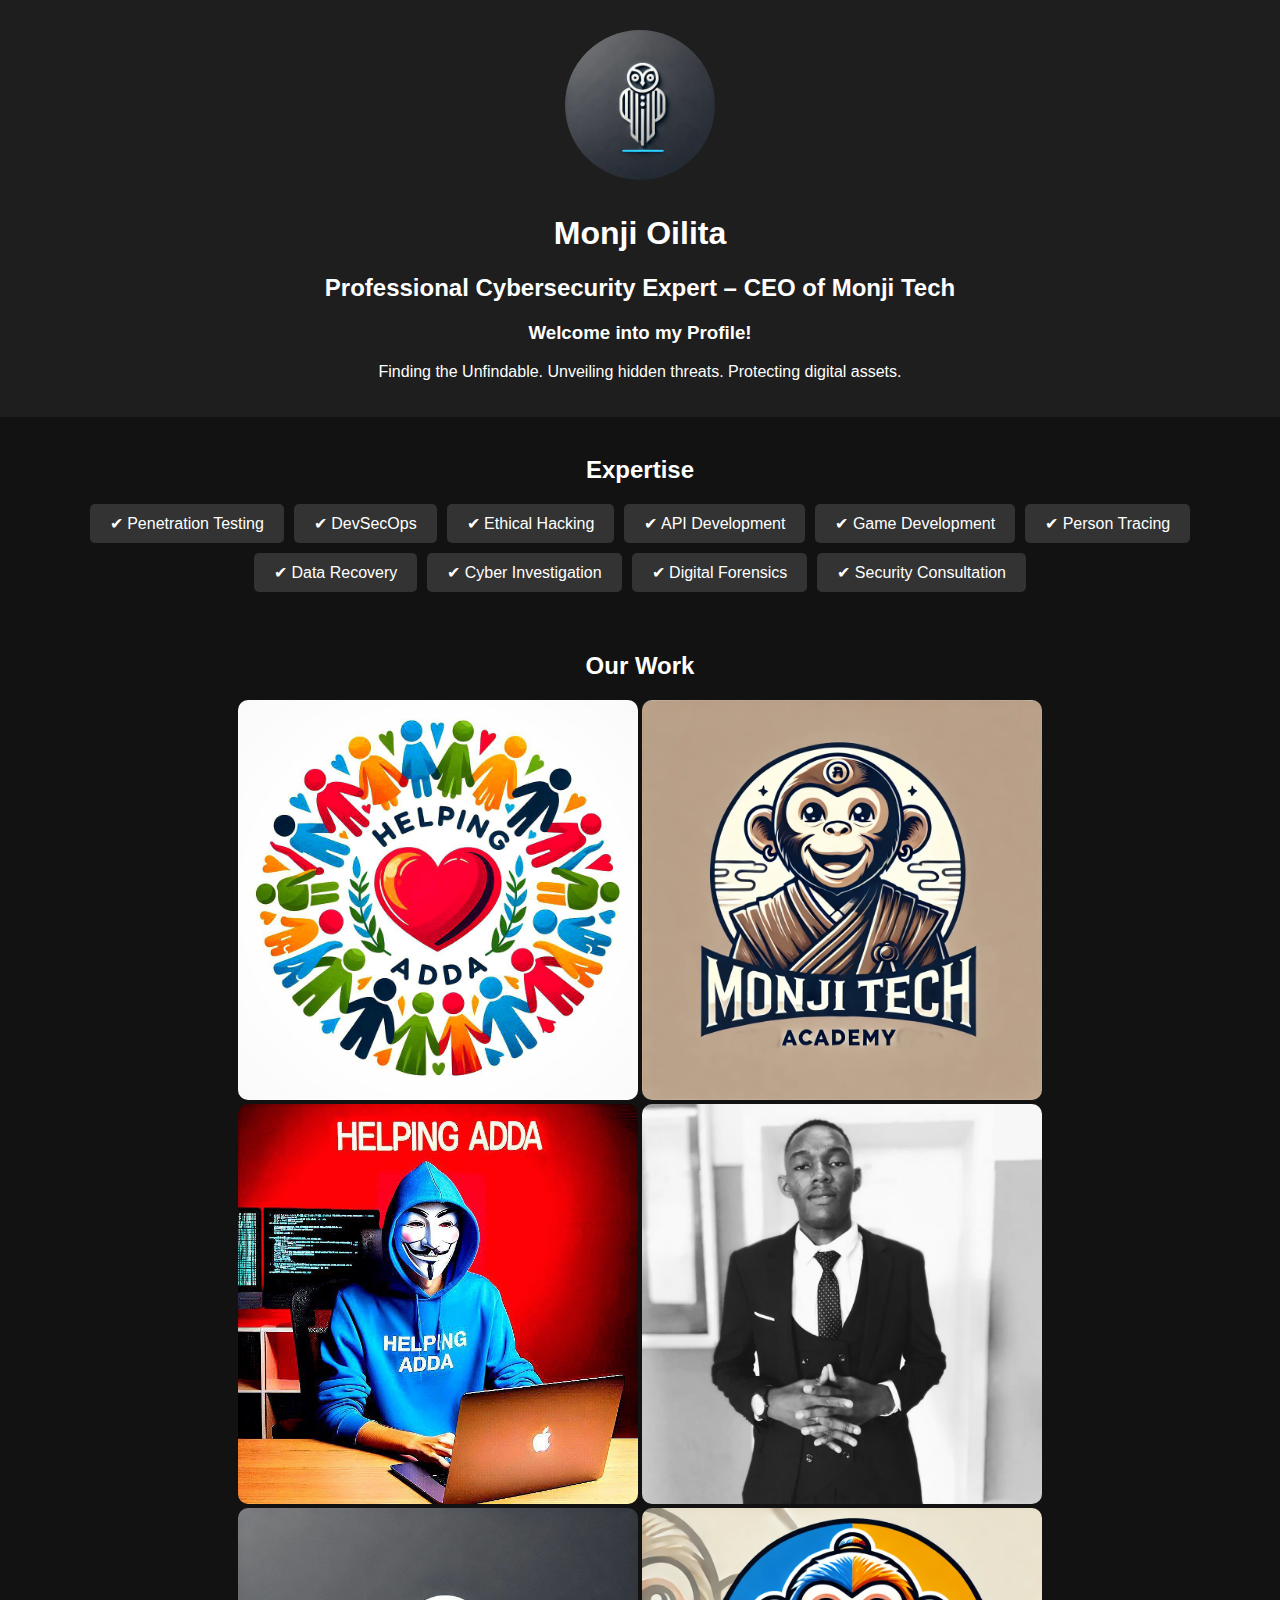
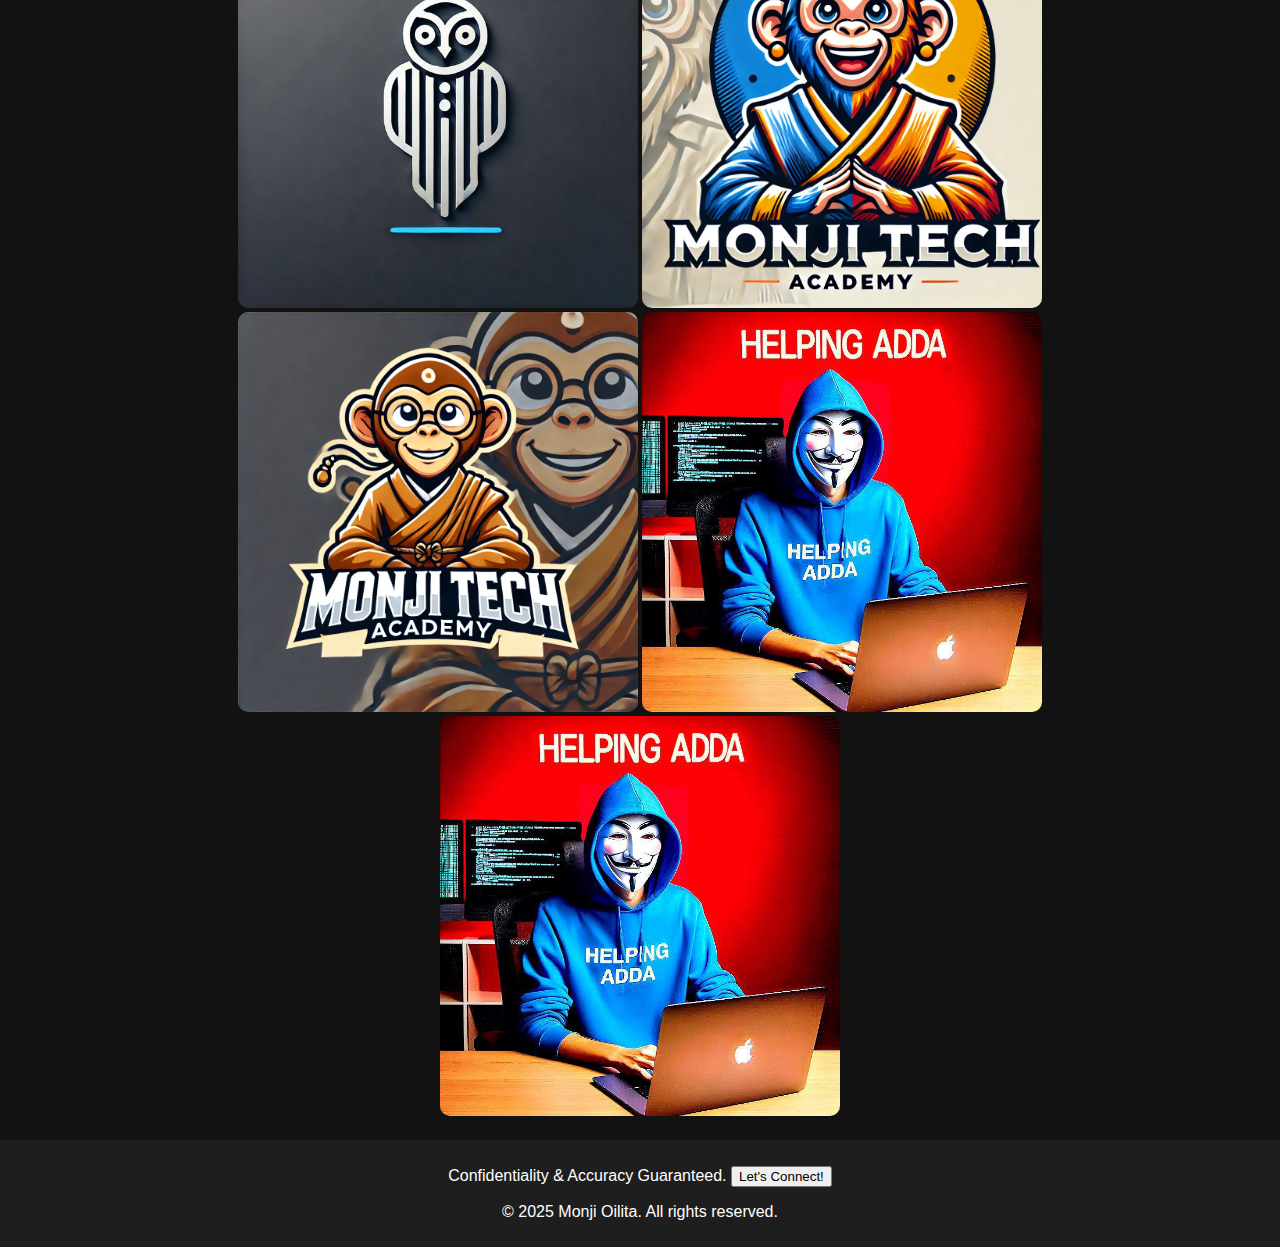
<file: index.html>
<!DOCTYPE html>
<html lang="en">
<head>
    <meta charset="UTF-8">
    <meta name="viewport" content="width=device-width, initial-scale=1.0">
    <title>Professional Cybersecurity Expert – Profile</title>
    <link rel="stylesheet" href="css/styles.css">
</head>
<body>
    <header>
        <div class="profile">
            <img src="images/monjitech-logo.jpg" alt="Monji Oilita" id="profile-image">
            <h1>Monji Oilita</h1>
            <h2>Professional Cybersecurity Expert – <strong id="important-information">CEO of Monji Tech</strong></h2>
            <h3>Welcome into my Profile!</h3>
            <p>
            Finding the Unfindable. Unveiling hidden threats. Protecting digital assets.
            </p>
        </div>
    </header>
    
    <section class="services">
        <h2>Expertise</h2>
        <div class="service-list">
            <div class="service">✔ Penetration Testing</div>
            <div class="service">✔ DevSecOps</div>
            <div class="service">✔ Ethical Hacking</div>
            <div class="service">✔ API Development</div>
            <div class="service">✔ Game Development</div>

            <div class="service">✔ Person Tracing</div>
            <div class="service">✔ Data Recovery</div>
            <div class="service">✔ Cyber Investigation</div>
            <div class="service">✔ Digital Forensics</div>
            <div class="service">✔ Security Consultation</div>
        </div>
    </section>
    
    <section class="carousel">
        <h2>Our Work</h2>
        <div class="slider">
            <div class="slides">
                <img src="images/helping_adda_main.jpg" alt="Cybersecurity in action">
                
                <img src="images/monk-mascote-one.png" alt="Digital investigation">
                
                <img src="images/helping_adda.jpg" alt="Data recovery process">
                
                <img src="images/monjioilita-boss-pic.jpeg" alt="Data recovery process">
                
                <img src="images/monjitech-logo.jpg" alt="Data recovery process">

                <img src="images/monk-mascote-three.png" alt="Information Gathering">

                <img src="images/monk-mascte-two.png" alt="Data recovery process">

                <img src="images/helping_adda.jpg" alt="Data recovery process">

                <img src="images/helping_adda.jpg" alt="Data recovery process">
            </div>
        </div>
    </section>
    
    <footer>
        <p>Confidentiality & Accuracy Guaranteed.
         <button id="connect-us">Let's Connect!</button>
        </p>

        <p>
            © 2025 Monji Oilita. All rights reserved.
        </p>
    </footer>
    
    <script type="text/javascript" src="js/main.js"></script>
</body>
</html>
</file>
<file: css/styles.css>
/* styles.css */

body {
    font-family: Arial, sans-serif;
    margin: 0;
    padding: 0;
    text-align: center;
    background-color: #121212;
    color: #ffffff;
}

header {
    background: #1e1e1e;
    padding: 20px;
}

.profile img {
    width: 150px;
    border-radius: 50%;
    margin: 10px 0;
}

.services {
    padding: 20px;
}

.service-list {
    display: flex;
    flex-wrap: wrap;
    justify-content: center;
    gap: 10px;
}

.service {
    background: #333;
    padding: 10px 20px;
    border-radius: 5px;
}

.carousel {
    margin: 20px auto;
    width: 80%;
    overflow: hidden;
}

.slider {
    display: flex;


    transition: transform 0.5s ease-in-out;
}

.slider img {
    width: 400px;
    height: 400px;
    flex: 1;
    border-radius: 10px;
}

footer {
    background: #1e1e1e;
    padding: 10px;
}
</file>
